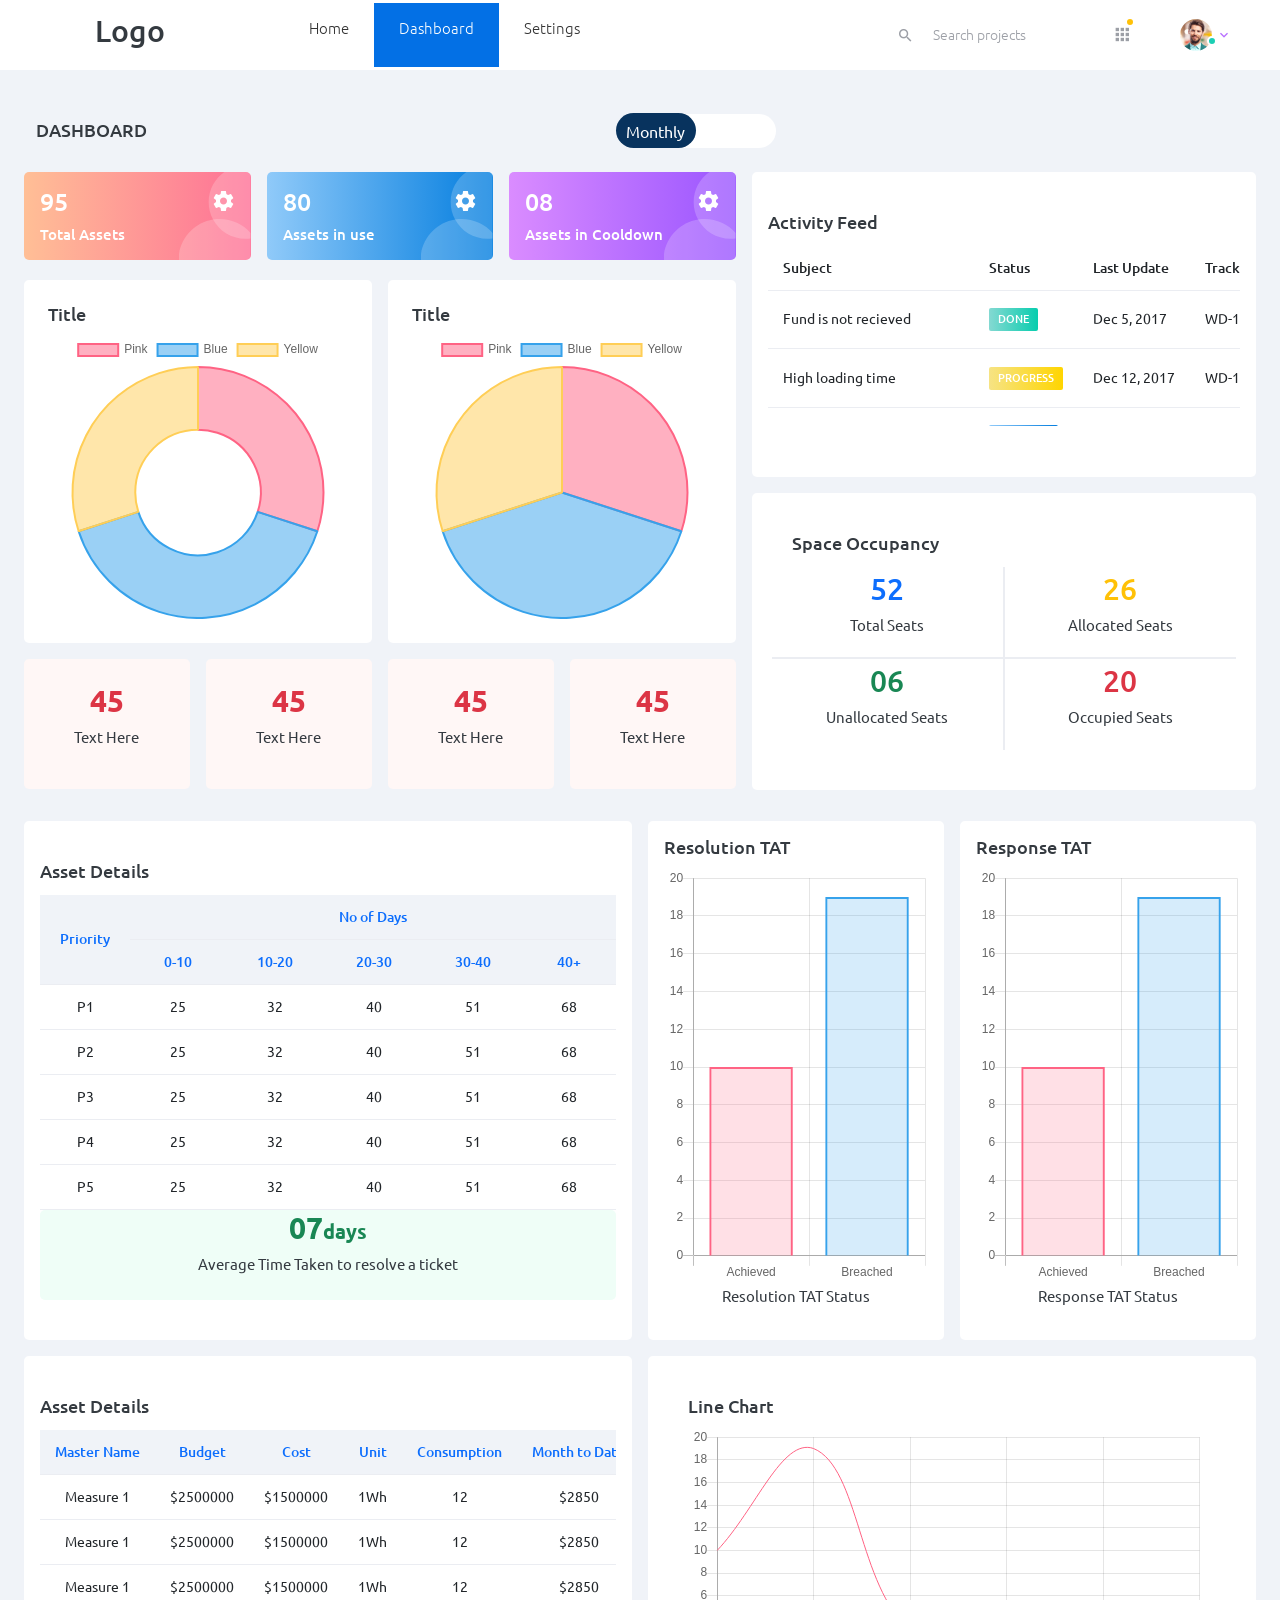
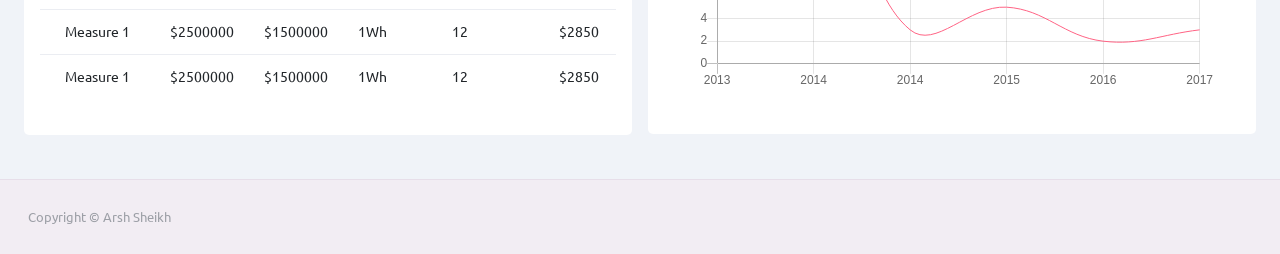
<file: index.html>
<!DOCTYPE html>
<html lang="en">
  <head>
    <!-- Required meta tags -->
    <meta charset="utf-8">
    <meta name="viewport" content="width=device-width, initial-scale=1, shrink-to-fit=no">
    <title>Purple Admin</title>
    <!-- plugins:css -->
    <link rel="stylesheet" href="./assets/vendors/mdi/css/materialdesignicons.min.css">
    <link rel="stylesheet" href="./assets/vendors/css/vendor.bundle.base.css">
    <!-- endinject -->
    <!-- Plugin css for this page -->
    <!-- End Plugin css for this page -->
    <!-- inject:css -->
    <!-- endinject -->
    <!-- Layout styles -->
    <link rel="stylesheet" href="./assets/css/style.css">
    <!-- End layout styles -->
    <link rel="shortcut icon" href="./assets/images/favicon.ico" />
  </head>
  <body>
    <div class="container-scroller">
      <!-- partial:../../partials/_navbar.html -->
      <nav class="navbar default-layout-navbar col-lg-12 col-12 p-0 fixed-top d-flex flex-row">
        <div class="text-center navbar-brand-wrapper d-flex align-items-center justify-content-center">
          <h2>Logo</h2>
        </div>
        <div class="navbar-menu-wrapper d-flex align-items-stretch">
          
          <div class="d-none d-md-flex justify-content-center align-items-center">
            <a href="/home.html" style="text-decoration: none; color: #333" >
              <div class="custom-nav-link"  >
                <p>Home</p>
              </div>
            </a>
            <a href="/" style="text-decoration: none;" >
              <div class="custom-active custom-nav-link" >
                <p>Dashboard</p>
              </div>
            </a>
            <a href="#" style="text-decoration: none; color: #333">
              <div class="custom-nav-link" >
                <p>Settings</p>
              </div>
            </a>
            
          </div>
          <nav>
            <div class="text-center navbar-brand-wrapper d-flex align-items-center justify-content-center">
              <button class="navbar-toggler navbar-toggler-right d-lg-none align-self-center" type="button" data-toggle="offcanvas">
            </div>
          </nav>
         
          <ul class="navbar-nav navbar-nav-right">
            
            
            <li class="nav-item nav-settings d-none d-lg-block">
              <div class="search-field d-none d-md-block">
                <form class="d-flex align-items-center h-100" action="#">
                  <div class="input-group">
                    <div class="input-group-prepend bg-transparent">
                      <i class="input-group-text border-0 mdi mdi-magnify"></i>
                    </div>
                    <input type="text" class="form-control bg-transparent border-0" placeholder="Search projects">
                  </div>
                </form>
              </div>
            </li>
            <li class="nav-item dropdown">
              <a class="nav-link count-indicator dropdown-toggle" id="messageDropdown" href="#" data-bs-toggle="dropdown" aria-expanded="false">
                <i class="mdi mdi-apps"></i>
                <span class="count-symbol bg-warning"></span>
              </a>
              
            </li>
            <li class="nav-item nav-profile dropdown">
              <a class="nav-link dropdown-toggle" id="profileDropdown" href="#" data-bs-toggle="dropdown" aria-expanded="false">
                <div class="nav-profile-img">
                  <img src="../../assets/images/faces/face1.jpg" alt="image">
                  <span class="availability-status online"></span>
                </div>
                
                
              </a>
              <div class="dropdown-menu navbar-dropdown" aria-labelledby="profileDropdown">
                <a class="dropdown-item" href="#">
                  <i class="mdi mdi-cached me-2 text-success"></i> Activity Log </a>
                <div class="dropdown-divider"></div>
                <a class="dropdown-item" href="#">
                  <i class="mdi mdi-logout me-2 text-primary"></i> Signout </a>
              </div>
              
            </li>
          </ul>
          <button class="navbar-toggler navbar-toggler-right d-lg-none align-self-center" type="button" data-toggle="offcanvas">
            <span class="mdi mdi-menu"></span>
          </button>
        </div>
      </nav>
      <!-- partial -->
      <div class="container-fluid mt-5 mt-md-0 page-body-wrapper full-page-wrapper">
        <!-- partial -->
        <div class="main-panel">
          <div class="content-wrapper">
            <div class="page-header d-flex justify-content-between">
              <h3 class="page-title"> DASHBOARD </h3>
              <label class="switch">
                <input type="checkbox">
                <span class="slider round"></span>
              </label>
              <div>

              </div>
            </div>

            <!-- FIRST ROW STARTS -->
            <div class="row">

              <div class="col-md-7">

                <div class="row mb-1">
                  <div class="col-md-4 mx-0 px-2">
                    <div class="card mx-0 p-3 mb-3 bg-gradient-danger card-img-holder text-white">
                        <img src="assets/images/dashboard/circle.svg" class="card-img-absolute" alt="circle-image" />
                        <div class="d-flex justify-content-between">
                          <h3 class="mb-2">95</h3>
                          <i class="mdi mdi-settings mdi-24px float-right"></i>
                        </div>
                        
                        <h6 class="card-text">Total Assets</h6>
                    </div>
                  </div>
                  <div class="col-md-4 mx-0 px-2">
                    <div class="card p-3 mb-3 bg-gradient-info card-img-holder text-white">
                        <img src="assets/images/dashboard/circle.svg" class="card-img-absolute" alt="circle-image" />
                        <div class="d-flex justify-content-between">
                          <h3 class="mb-2">80</h3>
                          <i class="mdi mdi-settings mdi-24px float-right"></i>
                        </div>
                        
                        <h6 class="card-text">Assets in use</h6>
                    </div>
                  </div>
                  <div class="col-md-4 mx-0 px-2">
                    <div class="card p-3 mb-3 bg-gradient-primary card-img-holder text-white">
                        <img src="assets/images/dashboard/circle.svg" class="card-img-absolute" alt="circle-image" />
                        <div class="d-flex justify-content-between">
                          <h3 class="mb-2">08</h3>
                          <i class="mdi mdi-settings mdi-24px float-right"></i>
                        </div>
                        
                        <h6 class="card-text">Assets in Cooldown</h6>
                    </div>
                  </div>
                  
                </div>
               
                
                <div class="row">
                  
                  <div class="col-md-6 px-2 mb-3">
                    <div class="card p-4">
                      <h4>Title</h4>
                        <canvas id="doughnutChart" style="height:285px"></canvas>
                    </div>
                  </div>
                  <div class="col-md-6 px-2 mb-3">
                    <div class="card p-4">
                      <h4>Title</h4>
                        <canvas id="doughnutChart2" style="height:285px"></canvas>
                    </div>
                  </div>
                  
                </div>
                <div class="row">
                  <div class="col-6 col-md-3 mb-3 px-2">
                    <div class="card px-5 py-4 bg-custom-red">
                      <div class="d-flex flex-column justify-content-center align-items-center">
                        <h2 class="text-danger font-weight-bold" >45</h2>
                        <p>Text Here</p>
                      </div>
                    </div>
                  </div>
                  <div class="col-6 col-md-3 mb-3 px-2">
                    <div class="card px-5 py-4 bg-custom-red">
                      <div class="d-flex flex-column justify-content-center align-items-center">
                        <h2 class="text-danger font-weight-bold" >45</h2>
                        <p>Text Here</p>
                      </div>
                    </div>
                  </div>
                  <div class="col-6 col-md-3 mb-3 px-2">
                    <div class="card px-5 py-4 bg-custom-red">
                      <div class="d-flex flex-column justify-content-center align-items-center">
                        <h2 class="text-danger font-weight-bold" >45</h2>
                        <p>Text Here</p>
                      </div>
                    </div>
                  </div>
                  <div class="col-6 col-md-3 mb-3 px-2">
                    <div class="card px-5 py-4 bg-custom-red">
                      <div class="d-flex flex-column justify-content-center align-items-center">
                        <h2 class="text-danger font-weight-bold" >45</h2>
                        <p>Text Here</p>
                      </div>
                    </div>
                  </div>
                </div>

              </div>

              <div class="col-md-5 px-2">
                <div class="row">
                  
                  <div class="col-12">

                    <div class="card " >
                      <div class="card-body px-3" style="height: 305px;" >
                        <h4 class="card-title">Activity Feed</h4>
                        <div class="table-responsive" style="height: 180px;">
                          <table class="table table" style="height: 280px ; overflow: auto;">
                            <thead>
                              <tr>
                                <th> Subject </th>
                                <th> Status </th>
                                <th> Last Update </th>
                                <th> Tracking ID </th>
                              </tr>
                            </thead>
                            <tbody>
                              <tr>
                               
                                <td> Fund is not recieved </td>
                                <td>
                                  <label class="badge badge-gradient-success">DONE</label>
                                </td>
                                <td> Dec 5, 2017 </td>
                                <td> WD-12345 </td>
                              </tr>
                              <tr>
                                
                                <td> High loading time </td>
                                <td>
                                  <label class="badge badge-gradient-warning">PROGRESS</label>
                                </td>
                                <td> Dec 12, 2017 </td>
                                <td> WD-12346 </td>
                              </tr>
                              <tr>
                                
                                <td> Website down for one week </td>
                                <td>
                                  <label class="badge badge-gradient-info">ON HOLD</label>
                                </td>
                                <td> Dec 16, 2017 </td>
                                <td> WD-12347 </td>
                              </tr>
                              <tr>
                                
                                <td> Loosing control on server </td>
                                <td>
                                  <label class="badge badge-gradient-danger">REJECTED</label>
                                </td>
                                <td> Dec 3, 2017 </td>
                                <td> WD-12348 </td>
                              </tr>
                            </tbody>
                          </table>
                        </div>
                      </div>
                    </div>

                  </div>

                  <div class="col-12">

                    <div class="card mt-3" >
                      <div class="card-body" >
                        <h4 class="card-title">Space Occupancy</h4>
                        <div class="row">
                          <div class="col-6 border-right-sm border-bottom ">
                            <div class="px-3 py-1 d-flex justify-content-center align-items-center flex-column">
                              <h2 class="text-primary">52</h2>
                              <p>Total Seats</p>
                            </div>
                          </div>
                          <div class="col-6 border-left-sm border-bottom ">
                            <div class="px-3 py-1 d-flex justify-content-center align-items-center flex-column">
                              <h2 class="text-warning">26</h2>
                              <p>Allocated Seats</p>
                            </div>
                          </div>
                        </div>
                        <div class="row">
                          <div class="col-6 border-right-sm border-top">
                            <div class="px-3 py-1 d-flex justify-content-center align-items-center flex-column">
                              <h2 class="text-success">06</h2>
                              <p>Unallocated Seats</p>
                            </div>
                          </div>
                          <div class="col-6 border-left-sm border-top">
                            <div class="px-3 py-1 d-flex justify-content-center align-items-center flex-column">
                              <h2 class="text-danger">20</h2>
                              <p>Occupied Seats</p>
                            </div>
                          </div>
                        </div>
                      </div>
                    </div>
                  </div>
                  
                </div>
                
                

              </div>
            </div>
            <!-- FIRST ROW ENDS -->

            <!-- SECOND ROW STARTS -->
            <div class="row">
            
              <div class="col-md-6 px-2">

                <div class="card mt-3">
                  <div class="card-body px-3">
                    <h4 class="card-title">Asset Details</h4>
                    <div class="table-responsive ">

                      <table class="table w-100 text-center">
                        <thead class="bg-custom-blue text-primary" >
                          <tr>
                            <th style="width: 100px;" rowspan="2" > Priority</th>
                            <th  colspan="5" > No of Days</th>
                          </tr>
                          <tr>
                            <th style="width: 130px;" >0-10</th>
                            <th style="width: 130px;" >10-20</th>
                            <th style="width: 130px;" >20-30</th>
                            <th style="width: 130px;" >30-40</th>
                            <th style="width: 130px;" >40+</th>
                          </tr>
                        </thead>
                        <tbody>
                          <tr>
                            <td>P1</td>
                            <td>25</td>
                            <td>32</td>
                            <td>40</td>
                            <td>51</td>
                            <td>68</td>
                          </tr>
                          <tr>
                            <td>P2</td>
                            <td>25</td>
                            <td>32</td>
                            <td>40</td>
                            <td>51</td>
                            <td>68</td>
                          </tr>
                          <tr>
                            <td>P3</td>
                            <td>25</td>
                            <td>32</td>
                            <td>40</td>
                            <td>51</td>
                            <td>68</td>
                          </tr>
                          <tr>
                            <td>P4</td>
                            <td>25</td>
                            <td>32</td>
                            <td>40</td>
                            <td>51</td>
                            <td>68</td>
                          </tr>
                          <tr>
                            <td>P5</td>
                            <td>25</td>
                            <td>32</td>
                            <td>40</td>
                            <td>51</td>
                            <td>68</td>
                          </tr>
                        </tbody>
                      </table>
                      
                    </div>
                    <div class="card px-5 pb-2 bg-custom-green ">
                      <div class="d-flex flex-column justify-content-center align-items-center">
                        <h2 class="text-success font-weight-bold" >07<span class="small" style="font-size: 20px;" >days</span></h2>
                        <p>Average Time Taken to resolve a ticket</p>
                      </div>
                    </div>
                </div>  
                </div>
              </div>

              <div class="col-md-3 px-2" >
                <div class="card mt-3 p-3">
                    <h4 class="card-title">Resolution TAT</h4>
                    <canvas id="barChart1" style="height:415px"></canvas>
                    <p class="text-center" >Resolution TAT Status</p>
                </div>
              </div>
              
              <div class="col-md-3 px-2" >
                <div class="card mt-3 p-3">
                    <h4 class="card-title">Response TAT</h4>
                    <canvas id="barChart2" style="height:415px"></canvas>
                    <p class="text-center" >Response TAT Status</p>
                </div>
              </div>

            </div>
            <!-- SECOND ROW ENDS -->

            <!-- THIRD ROW STARTS -->

              <div class="row">
                <div class="col-sm-6 px-2">
                  <div class="card mt-3">
                    <div class="card-body px-3">
                      <h4 class="card-title">Asset Details</h4>
                      <div class="table-responsive " style="height: 265px; overflow-x:scroll; overflow-y: scroll">
  
                        <table class="table w-100 text-center"  >
                          <thead class="bg-custom-blue text-primary" >
                            <tr>
                              <th>Master Name</th>
                              <th>Budget</th>
                              <th>Cost</th>
                              <th>Unit</th>
                              <th>Consumption</th>
                              <th>Month to Date</th>
                            </tr>
                          </thead>
                          <tbody>
                            <tr>
                              <td>Measure 1</td>
                              <td>$2500000</td>
                              <td>$1500000</td>
                              <td>1Wh</td>
                              <td>12</td>
                              <td>$2850</td>
                            </tr>
                            <tr>
                              <td>Measure 1</td>
                              <td>$2500000</td>
                              <td>$1500000</td>
                              <td>1Wh</td>
                              <td>12</td>
                              <td>$2850</td>
                            </tr>
                            <tr>
                              <td>Measure 1</td>
                              <td>$2500000</td>
                              <td>$1500000</td>
                              <td>1Wh</td>
                              <td>12</td>
                              <td>$2850</td>
                            </tr>
                            <tr>
                              <td>Measure 1</td>
                              <td>$2500000</td>
                              <td>$1500000</td>
                              <td>1Wh</td>
                              <td>12</td>
                              <td>$2850</td>
                            </tr>
                            <tr>
                              <td>Measure 1</td>
                              <td>$2500000</td>
                              <td>$1500000</td>
                              <td>1Wh</td>
                              <td>12</td>
                              <td>$2850</td>
                            </tr>
                            <tr>
                              <td>Measure 1</td>
                              <td>$2500000</td>
                              <td>$1500000</td>
                              <td>1Wh</td>
                              <td>12</td>
                              <td>$2850</td>
                            </tr>
                            <tr>
                              <td>Measure 1</td>
                              <td>$2500000</td>
                              <td>$1500000</td>
                              <td>1Wh</td>
                              <td>12</td>
                              <td>$2850</td>
                            </tr>
                            <tr>
                              <td>Measure 1</td>
                              <td>$2500000</td>
                              <td>$1500000</td>
                              <td>1Wh</td>
                              <td>12</td>
                              <td>$2850</td>
                            </tr>
                            <tr>
                              <td>Measure 1</td>
                              <td>$2500000</td>
                              <td>$1500000</td>
                              <td>1Wh</td>
                              <td>12</td>
                              <td>$2850</td>
                            </tr>
                          </tbody>
                        </table>
                      
                      </div>
                    </div>
                  </div>
                </div>
                <div class="col-sm-6 px-2">
                  <div class="card mt-3">
                    <div class="card-body">
                      <h4 class="card-title">Line chart</h4>
                      <canvas id="lineChart" style="height:250px"></canvas>
                    </div>
                  </div>
                </div>
              </div>

            <!-- THIRD ROW ENDS -->
            
            <!--<div class="row">
              <div class="col-lg-6 grid-margin stretch-card">
                <div class="card">
                  <div class="card-body">
                    <h4 class="card-title">Area chart</h4>
                    <canvas id="areaChart" style="height:250px"></canvas>
                  </div>
                </div>
              </div>
              <div class="col-lg-6 grid-margin stretch-card">
                <div class="card">
                  <div class="card-body">
                    <h4 class="card-title">Doughnut chart</h4>
                    <canvas id="doughnutChart" style="height:250px"></canvas>
                  </div>
                </div>
              </div>
            </div>
            <div class="row">
              <div class="col-lg-6 grid-margin stretch-card">
                <div class="card">
                  <div class="card-body">
                    <h4 class="card-title">Pie chart</h4>
                    <canvas id="pieChart" style="height:250px"></canvas>
                  </div>
                </div>
              </div>
              <div class="col-lg-6 grid-margin stretch-card">
                <div class="card">
                  <div class="card-body">
                    <h4 class="card-title">Scatter chart</h4>
                    <canvas id="scatterChart" style="height:250px"></canvas>
                  </div>
                </div>
              </div>
            </div> -->
          </div>
          <!-- content-wrapper ends -->
          <!-- partial:../../partials/_footer.html -->
          <footer class="footer">
            <div class="container-fluid d-flex justify-content-between">
              <span class="text-muted d-block text-center text-sm-start d-sm-inline-block">Copyright © Arsh Sheikh</span>
              
            </div>
          </footer>
          <!-- partial -->
        </div>
        <!-- main-panel ends -->
      </div>
      <!-- page-body-wrapper ends -->
    </div>
    <!-- container-scroller -->
    <!-- plugins:js -->
    <script src="../../assets/vendors/js/vendor.bundle.base.js"></script>
    <!-- endinject -->
    <!-- Plugin js for this page -->
    <script src="../../assets/vendors/chart.js/Chart.min.js"></script>
    <!-- End plugin js for this page -->
    <!-- inject:js -->
    <script src="../../assets/js/off-canvas.js"></script>
    <script src="../../assets/js/hoverable-collapse.js"></script>
    <script src="../../assets/js/misc.js"></script>
    <!-- endinject -->
    <!-- Custom js for this page -->
    <script src="../../assets/js/chart.js"></script>
    <!-- End custom js for this page -->
  </body>
</html>
</file>
<file: assets/vendors/css/vendor.bundle.base.css>
/*
 * Container style
 */
.ps {
  overflow: hidden !important;
  overflow-anchor: none;
  -ms-overflow-style: none;
  touch-action: auto;
  -ms-touch-action: auto;
}

/*
 * Scrollbar rail styles
 */
.ps__rail-x {
  display: none;
  opacity: 0;
  transition: background-color .2s linear, opacity .2s linear;
  -webkit-transition: background-color .2s linear, opacity .2s linear;
  height: 15px;
  /* there must be 'bottom' or 'top' for ps__rail-x */
  bottom: 0px;
  /* please don't change 'position' */
  position: absolute;
}

.ps__rail-y {
  display: none;
  opacity: 0;
  transition: background-color .2s linear, opacity .2s linear;
  -webkit-transition: background-color .2s linear, opacity .2s linear;
  width: 15px;
  /* there must be 'right' or 'left' for ps__rail-y */
  right: 0;
  /* please don't change 'position' */
  position: absolute;
}

.ps--active-x > .ps__rail-x,
.ps--active-y > .ps__rail-y {
  display: block;
  background-color: transparent;
}

.ps:hover > .ps__rail-x,
.ps:hover > .ps__rail-y,
.ps--focus > .ps__rail-x,
.ps--focus > .ps__rail-y,
.ps--scrolling-x > .ps__rail-x,
.ps--scrolling-y > .ps__rail-y {
  opacity: 0.6;
}

.ps .ps__rail-x:hover,
.ps .ps__rail-y:hover,
.ps .ps__rail-x:focus,
.ps .ps__rail-y:focus,
.ps .ps__rail-x.ps--clicking,
.ps .ps__rail-y.ps--clicking {
  background-color: #eee;
  opacity: 0.9;
}

/*
 * Scrollbar thumb styles
 */
.ps__thumb-x {
  background-color: #aaa;
  border-radius: 6px;
  transition: background-color .2s linear, height .2s ease-in-out;
  -webkit-transition: background-color .2s linear, height .2s ease-in-out;
  height: 6px;
  /* there must be 'bottom' for ps__thumb-x */
  bottom: 2px;
  /* please don't change 'position' */
  position: absolute;
}

.ps__thumb-y {
  background-color: #aaa;
  border-radius: 6px;
  transition: background-color .2s linear, width .2s ease-in-out;
  -webkit-transition: background-color .2s linear, width .2s ease-in-out;
  width: 6px;
  /* there must be 'right' for ps__thumb-y */
  right: 2px;
  /* please don't change 'position' */
  position: absolute;
}

.ps__rail-x:hover > .ps__thumb-x,
.ps__rail-x:focus > .ps__thumb-x,
.ps__rail-x.ps--clicking .ps__thumb-x {
  background-color: #999;
  height: 11px;
}

.ps__rail-y:hover > .ps__thumb-y,
.ps__rail-y:focus > .ps__thumb-y,
.ps__rail-y.ps--clicking .ps__thumb-y {
  background-color: #999;
  width: 11px;
}

/* MS supports */
@supports (-ms-overflow-style: none) {
  .ps {
    overflow: auto !important;
  }
}

@media screen and (-ms-high-contrast: active), (-ms-high-contrast: none) {
  .ps {
    overflow: auto !important;
  }
}
</file>
